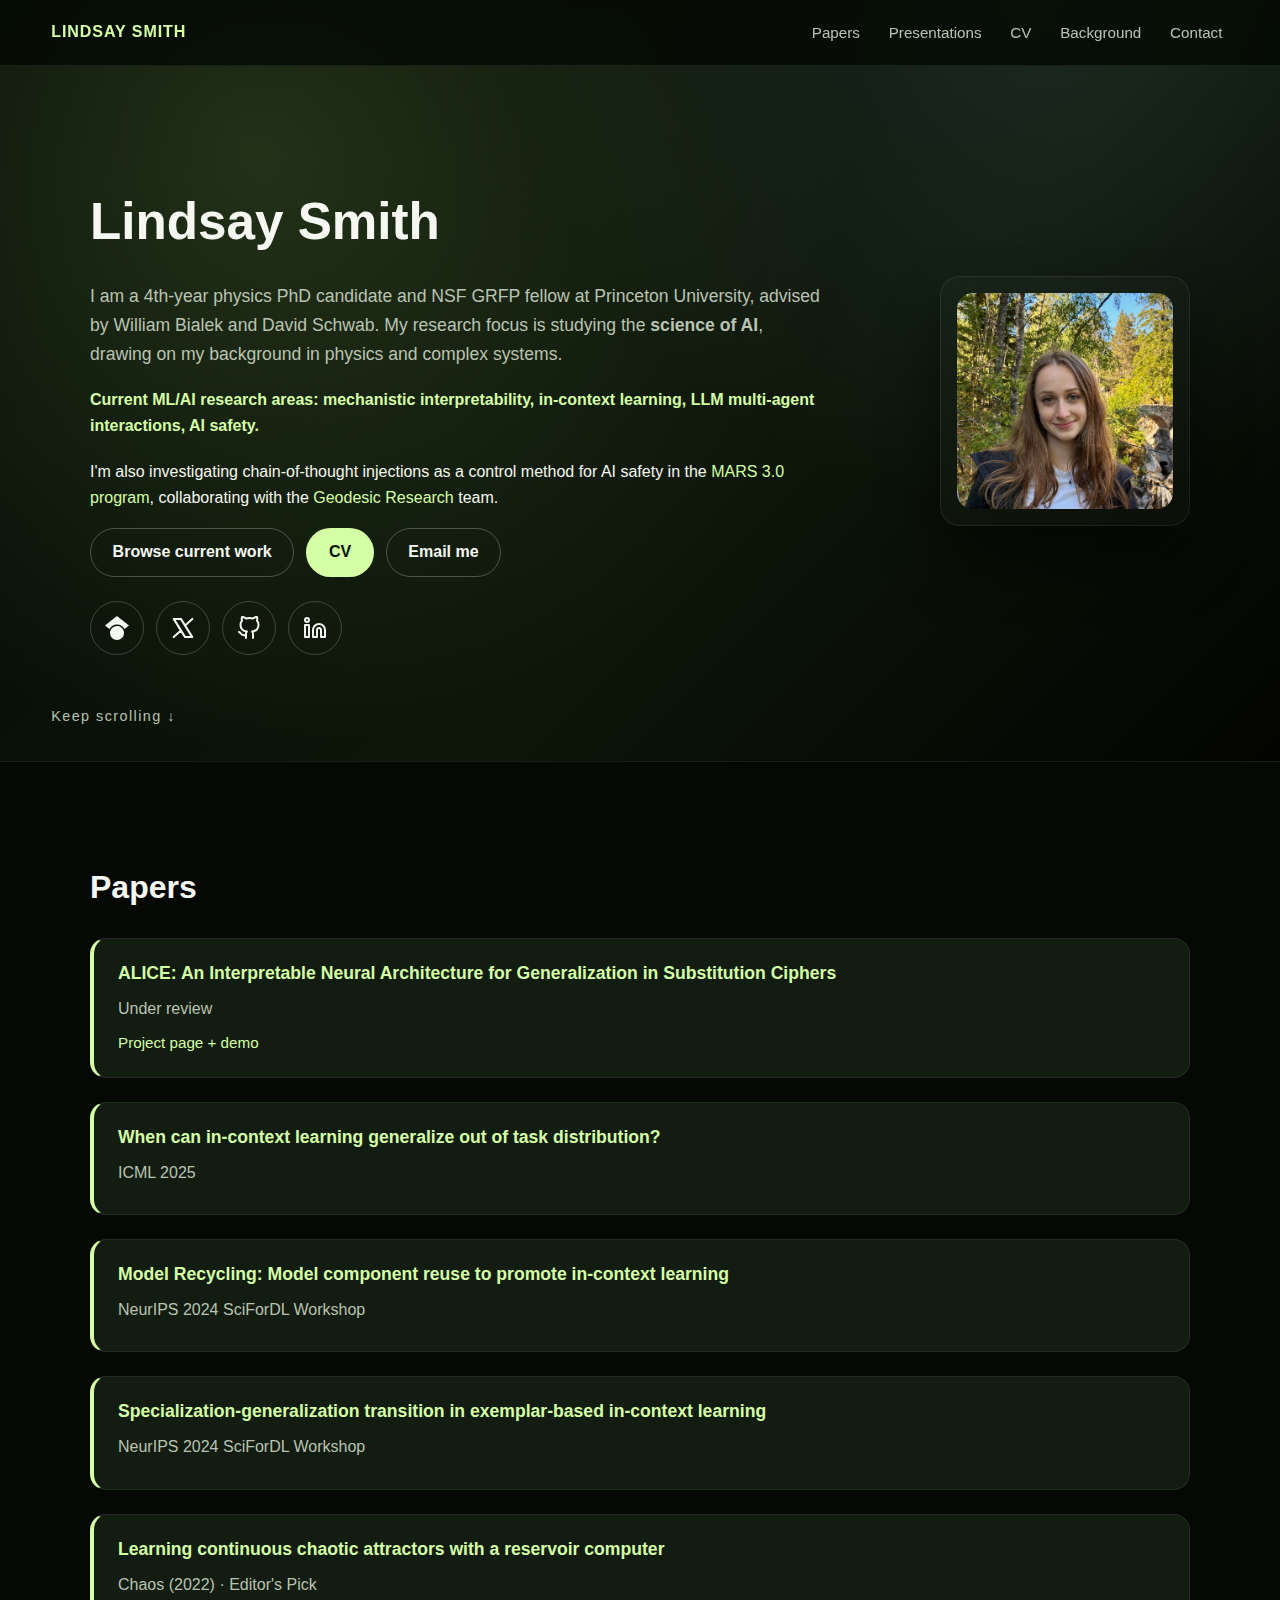
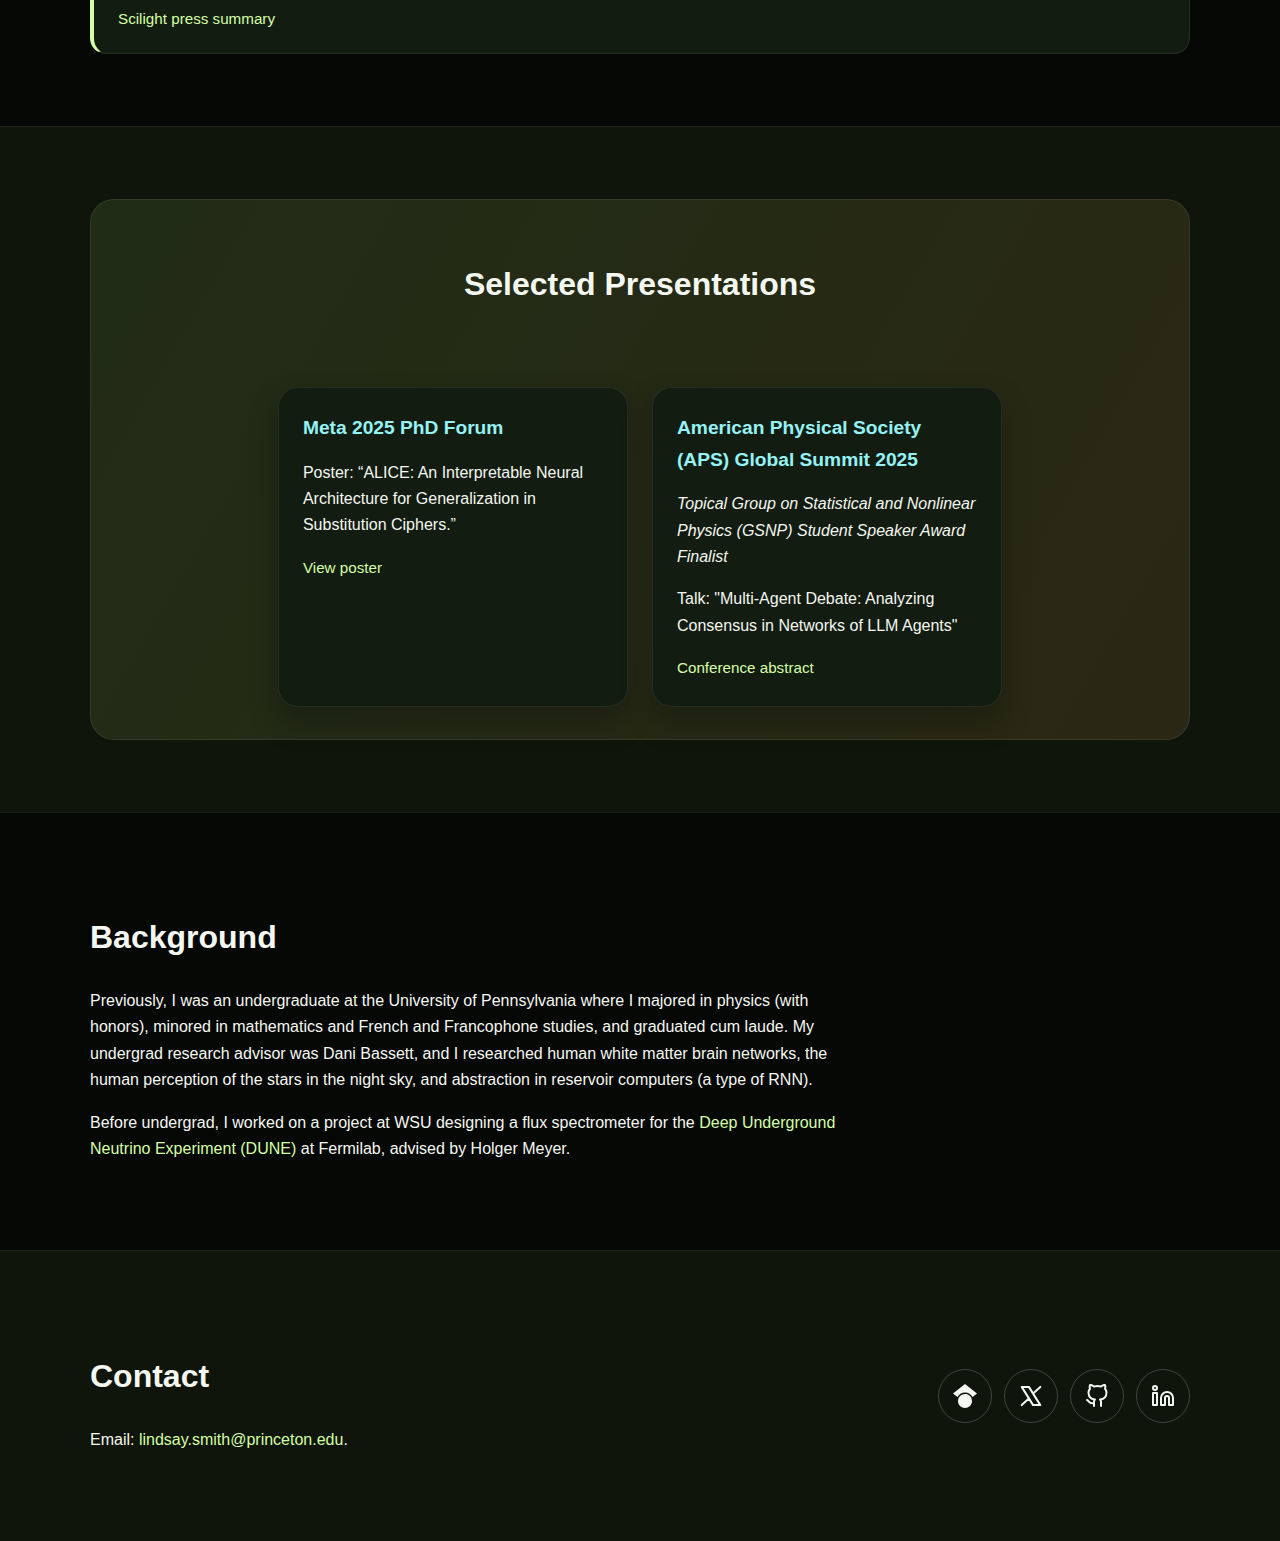
<file: index.html>
<!DOCTYPE html>
<html lang="en">
<head>
  <meta charset="UTF-8">
  <meta name="viewport" content="width=device-width, initial-scale=1">
  <title>Lindsay Smith - Home</title>
  <meta name="description" content="Lindsay Smith is a Princeton Physics PhD student studying the science of AI, mechanistic interpretability, and in-context learning.">
  <link rel="stylesheet" href="styles.css">
</head>
<body>
  <header class="hero" id="top">
    <div class="top-nav">
      <a class="logo" href="#top">Lindsay Smith</a>
      <nav class="top-nav__links" aria-label="Primary">
        <a href="#papers">Papers</a>
        <a href="#presentations">Presentations</a>
        <a href="static/cv_lindsaysmith_dec25.pdf">CV</a>
        <a href="#background">Background</a>
        <a href="#contact">Contact</a>
      </nav>
    </div>

    <div class="hero__content container">
      <div class="hero__text">
        <!-- <p class="eyebrow">Science of ML/AI · Princeton University</p> -->
        <h1>Lindsay Smith</h1>
        <p class="hero__lead">I am a 4th-year physics PhD candidate and NSF GRFP fellow at Princeton University, advised by William Bialek and David Schwab. My research focus is studying the <b>science of AI</b>, drawing on my background in physics and complex systems.</p>
        <p class="hero__meta">Current ML/AI research areas: mechanistic interpretability, in-context learning, LLM multi-agent interactions, AI safety.</p>
        <p>I'm also investigating chain-of-thought injections as a control method for AI safety in the <a href="https://www.cambridgeaisafety.org/mars" target="_blank" rel="noopener">MARS 3.0 program</a>, collaborating with the <a href="https://www.geodesicresearch.org/research" target="_blank" rel="noopener">Geodesic Research</a> team.</p>
        <div class="cta-group">
          <a class="btn btn--ghost" href="#papers">Browse current work</a>
          <a class="btn btn--accent" href="static/cv_lindsaysmith_dec25.pdf" target="_blank" rel="noopener">CV</a>
          <a class="btn btn--ghost" href="mailto:lindsay.smith@princeton.edu">Email me</a>
        </div>
        <div class="social-links" aria-label="Social links">
          <a class="social-link" href="https://scholar.google.com/citations?user=esfG40YAAAAJ&hl=en" target="_blank" rel="noopener" aria-label="Scholar">
            <svg class="social-icon social-icon--fill" xmlns="http://www.w3.org/2000/svg" viewBox="0 0 512 512" role="img" aria-hidden="true">
              <!-- Font Awesome Free 6.7.2 license: https://fontawesome.com/license/free -->
              <path d="M390.9 298.5c0 0 0 .1 .1 .1c9.2 19.4 14.4 41.1 14.4 64C405.3 445.1 338.5 512 256 512s-149.3-66.9-149.3-149.3c0-22.9 5.2-44.6 14.4-64h0c1.7-3.6 3.6-7.2 5.6-10.7c4.4-7.6 9.4-14.7 15-21.3c27.4-32.6 68.5-53.3 114.4-53.3c33.6 0 64.6 11.1 89.6 29.9c9.1 6.9 17.4 14.7 24.8 23.5c5.6 6.6 10.6 13.8 15 21.3c2 3.4 3.8 7 5.5 10.5zm26.4-18.8c-30.1-58.4-91-98.4-161.3-98.4s-131.2 40-161.3 98.4L0 202.7 256 0 512 202.7l-94.7 77.1z"/>
            </svg>
          </a>
          <a class="social-link" href="https://www.twitter.com/LindsayMSmith3" target="_blank" rel="noopener" aria-label="X (Twitter)">
            <svg viewBox="0 0 24 24" role="img" aria-hidden="true"><path d="m21.3 21.1-11.4-18.2h-7.2l11.4 18.2zm-18.6 0 7.2-6.6m4.2-5 7.2-6.6"/></svg>
          </a>
          <a class="social-link" href="https://github.com/smithlindsay" target="_blank" rel="noopener" aria-label="GitHub">
            <svg viewBox="0 0 24 24" role="img" aria-hidden="true"><path d="M9 19c-5 1.5-5-2.5-7-3m14 6v-3.87a3.37 3.37 0 0 0-.94-2.61c3.14-.35 6.44-1.54 6.44-7A5.44 5.44 0 0 0 20 4.77 5.07 5.07 0 0 0 19.91 1S18.73.65 16 2.48a13.38 13.38 0 0 0-7 0C6.27.65 5.09 1 5.09 1A5.07 5.07 0 0 0 5 4.77a5.44 5.44 0 0 0-1.5 3.78c0 5.42 3.3 6.61 6.44 7A3.37 3.37 0 0 0 9 18.13V22"/></svg>
          </a>
          <a class="social-link" href="https://www.linkedin.com/in/lindsaymsmith3" target="_blank" rel="noopener" aria-label="LinkedIn">
            <svg viewBox="0 0 24 24" role="img" aria-hidden="true"><path d="M16 8a6 6 0 0 1 6 6v7h-4v-7a2 2 0 0 0-2-2 2 2 0 0 0-2 2v7h-4v-7a6 6 0 0 1 6-6z"/><rect x="2" y="9" width="4" height="12"/><circle cx="4" cy="4" r="2"/></svg>
          </a>
        </div>
      </div>
      <div class="hero__media">
        <figure>
          <img src="static/IMG_0659.jpeg" alt="Portrait of Lindsay Smith" loading="lazy">
        </figure>
      </div>
    </div>
    <a class="hero__scroll" href="#about">Keep scrolling ↓</a>
  </header>

  <main>
    <section id="papers" class="section">
      <div class="container">
        <h2>Papers</h2>
        <div class="papers">
          <article class="paper">
            <div>
              <a href="https://arxiv.org/abs/2509.07282" target="_blank" rel="noopener" class="paper__title">ALICE: An Interpretable Neural Architecture for Generalization in Substitution Ciphers</a>
              <p class="paper__status">Under review</p>
              <a class="paper__link" href="https://jshen.net/alice" target="_blank" rel="noopener">Project page + demo</a>
            </div>
          </article>
          <article class="paper">
            <div>
              <a href="https://arxiv.org/abs/2506.05574" target="_blank" rel="noopener" class="paper__title">When can in-context learning generalize out of task distribution?</a>
              <p class="paper__status">ICML 2025</p>
            </div>
          </article>
          <article class="paper">
            <div>
              <a href="https://openreview.net/forum?id=vWSu8nEURM" target="_blank" rel="noopener" class="paper__title">Model Recycling: Model component reuse to promote in-context learning</a>
              <p class="paper__status">NeurIPS 2024 SciForDL Workshop</p>
            </div>
          </article>
          <article class="paper">
            <div>
              <a href="https://openreview.net/forum?id=D1ui5QwHqF" target="_blank" rel="noopener" class="paper__title">Specialization-generalization transition in exemplar-based in-context learning</a>
              <p class="paper__status">NeurIPS 2024 SciForDL Workshop</p>
            </div>
          </article>
          <article class="paper">
            <div>
              <a href="https://doi.org/10.1063/5.0075572" target="_blank" rel="noopener" class="paper__title">Learning continuous chaotic attractors with a reservoir computer</a>
              <p class="paper__status">Chaos (2022) · Editor's Pick</p>
              <a class="paper__link" href="https://doi.org/10.1063/10.0009079" target="_blank" rel="noopener">Scilight press summary</a>
            </div>
          </article>
        </div>
      </div>
    </section>

    <section id="presentations" class="section section--alt">
      <div class="container panel">
        <h2>Selected Presentations</h2>
        <div class="card-grid">
          <article class="card">
            <h3>Meta 2025 PhD Forum</h3>
            <p>Poster: “ALICE: An Interpretable Neural Architecture for Generalization in Substitution Ciphers.”</p>
            <a href="static/metaforumposter.pdf" target="_blank" rel="noopener" class="paper__link">View poster</a>
          </article>
          <article class="card">
            <h3>American Physical Society (APS) Global Summit 2025</h3>
            <p><i>Topical Group on Statistical and Nonlinear Physics (GSNP) Student Speaker Award Finalist</i></p>
            <p>Talk: "Multi-Agent Debate: Analyzing Consensus in Networks of LLM Agents"</p>
            <a href="https://schedule.aps.org/smt/2025/events/MAR-C70/2" target="_blank" rel="noopener" class="paper__link">Conference abstract</a>
          </article>
        </div>
      </div>
    </section>

    <!-- <section id="cv" class="section">
      <div class="container panel">
        <div class="cta-group">
          <a class="btn btn--accent" href="static/cv_lindsaysmith_dec25.pdf" target="_blank" rel="noopener">Link to CV</a>
        </div>
      </div>
    </section> -->

    <section id="background" class="section">
      <div class="container">
        <h2>Background</h2>
        <p>Previously, I was an undergraduate at the University of Pennsylvania where I majored in physics (with honors), minored in mathematics and French and Francophone studies, and graduated cum laude. My undergrad research advisor was Dani Bassett, and I researched human white matter brain networks, the human perception of the stars in the night sky, and abstraction in reservoir computers (a type of RNN).</p>
        <p>Before undergrad, I worked on a project at WSU designing a flux spectrometer for the <a href="https://lbnf-dune.fnal.gov/" target="_blank" rel="noopener">Deep Underground Neutrino Experiment (DUNE)</a> at Fermilab, advised by Holger Meyer.</p>
      </div>
    </section>

    <section id="contact" class="section section--alt">
      <div class="container contact">
        <div>
          <h2>Contact</h2>
          <p>Email: <a href="mailto:lindsay.smith@princeton.edu">lindsay.smith@princeton.edu</a>.</p>
        </div>
        <div class="social-links" aria-label="Social links">
          <a class="social-link" href="https://scholar.google.com/citations?user=esfG40YAAAAJ&hl=en" target="_blank" rel="noopener" aria-label="Scholar">
            <svg class="social-icon social-icon--fill" xmlns="http://www.w3.org/2000/svg" viewBox="0 0 512 512" role="img" aria-hidden="true">
              <!-- Font Awesome Free 6.7.2 license: https://fontawesome.com/license/free -->
              <path d="M390.9 298.5c0 0 0 .1 .1 .1c9.2 19.4 14.4 41.1 14.4 64C405.3 445.1 338.5 512 256 512s-149.3-66.9-149.3-149.3c0-22.9 5.2-44.6 14.4-64h0c1.7-3.6 3.6-7.2 5.6-10.7c4.4-7.6 9.4-14.7 15-21.3c27.4-32.6 68.5-53.3 114.4-53.3c33.6 0 64.6 11.1 89.6 29.9c9.1 6.9 17.4 14.7 24.8 23.5c5.6 6.6 10.6 13.8 15 21.3c2 3.4 3.8 7 5.5 10.5zm26.4-18.8c-30.1-58.4-91-98.4-161.3-98.4s-131.2 40-161.3 98.4L0 202.7 256 0 512 202.7l-94.7 77.1z"/>
            </svg>
          </a>
          <a class="social-link" href="https://www.twitter.com/LindsayMSmith3" target="_blank" rel="noopener" aria-label="X (Twitter)">
            <svg viewBox="0 0 24 24" role="img" aria-hidden="true"><path d="m21.3 21.1-11.4-18.2h-7.2l11.4 18.2zm-18.6 0 7.2-6.6m4.2-5 7.2-6.6"/></svg>
          </a>
          <a class="social-link" href="https://github.com/smithlindsay" target="_blank" rel="noopener" aria-label="GitHub">
            <svg viewBox="0 0 24 24" role="img" aria-hidden="true"><path d="M9 19c-5 1.5-5-2.5-7-3m14 6v-3.87a3.37 3.37 0 0 0-.94-2.61c3.14-.35 6.44-1.54 6.44-7A5.44 5.44 0 0 0 20 4.77 5.07 5.07 0 0 0 19.91 1S18.73.65 16 2.48a13.38 13.38 0 0 0-7 0C6.27.65 5.09 1 5.09 1A5.07 5.07 0 0 0 5 4.77a5.44 5.44 0 0 0-1.5 3.78c0 5.42 3.3 6.61 6.44 7A3.37 3.37 0 0 0 9 18.13V22"/></svg>
          </a>
          <a class="social-link" href="https://www.linkedin.com/in/lindsaymsmith3" target="_blank" rel="noopener" aria-label="LinkedIn">
            <svg viewBox="0 0 24 24" role="img" aria-hidden="true"><path d="M16 8a6 6 0 0 1 6 6v7h-4v-7a2 2 0 0 0-2-2 2 2 0 0 0-2 2v7h-4v-7a6 6 0 0 1 6-6z"/><rect x="2" y="9" width="4" height="12"/><circle cx="4" cy="4" r="2"/></svg>
          </a>
        </div>
      </div>
    </section>
  </main>

  <!-- <footer class="footer">
    <p>&copy; 2025 Lindsay Smith</p>
  </footer> -->
</body>
</html>
</file>
<file: styles.css>
:root {
  --bg: #050805;
  --surface: #0f150b;
  --surface-alt: #121c10;
  --text: #f5f7f1;
  --muted: #b9c3b2;
  --accent: #D5FFA6;
  --accent-strong: #95f2f5;
  --border: rgba(255, 255, 255, 0.08);
  --shadow: 0 35px 60px rgba(0, 0, 0, 0.45);
}

*, *::before, *::after {
  box-sizing: border-box;
}

html {
  scroll-behavior: smooth;
  background: var(--bg);
}

body {
  margin: 0;
  font-family: "Space Grotesk", "Inter", "Helvetica Neue", Arial, sans-serif;
  line-height: 1.65;
  color: var(--text);
  background: var(--bg);
}

img {
  display: block;
  width: 100%;
  height: auto;
  border-radius: 1rem;
}

a {
  color: var(--accent);
  text-decoration: none;
  transition: color 0.2s ease;
}

a:hover,
a:focus {
  color: var(--accent-strong);
}

.container {
  width: min(1100px, 92vw);
  margin: 0 auto;
}

section {
  scroll-margin-top: 90px;
}

.top-nav {
  position: sticky;
  top: 0;
  z-index: 10;
  display: flex;
  align-items: center;
  justify-content: space-between;
  gap: 1.5rem;
  padding: 1rem 4vw;
  background: rgba(5, 10, 4, 0.85);
  border-bottom: 1px solid var(--border);
  backdrop-filter: blur(10px);
}

.logo {
  font-weight: 600;
  letter-spacing: 0.06em;
  text-transform: uppercase;
}

.top-nav__links {
  display: flex;
  align-items: center;
  gap: 1rem;
  flex-wrap: wrap;
  font-size: 0.95rem;
}

.top-nav__links a {
  padding: 0.25rem 0.4rem;
  border-radius: 999px;
  color: var(--muted);
}

.top-nav__links a:hover,
.top-nav__links a:focus {
  background: rgba(255, 255, 255, 0.08);
  color: var(--text);
}

.hero {
  background: radial-gradient(circle at 20% 20%, rgba(157, 216, 108, 0.18), transparent 50%),
    radial-gradient(circle at 80% 0%, rgba(136, 190, 209, 0.12), transparent 40%),
    linear-gradient(135deg, #040805, #0d1609 60%, #030402);
  padding-bottom: 2rem;
}

.hero__content {
  display: grid;
  grid-template-columns: minmax(340px, 1.4fr) minmax(200px, 0.6fr);
  gap: 3rem;
  align-items: start;
  padding: 5rem 0 3rem;
}

.hero__text h1 {
  font-size: clamp(2.4rem, 4vw, 3.5rem);
  margin-bottom: 1rem;
}

.hero__lead {
  font-size: 1.1rem;
  color: var(--muted);
}

.hero__meta {
  color: var(--accent);
  font-weight: 600;
  margin-bottom: 1.2rem;
}

.eyebrow {
  text-transform: uppercase;
  letter-spacing: 0.15em;
  font-size: 0.85rem;
  color: var(--accent-strong);
  margin-bottom: 1.5rem;
}

.cta-group {
  display: flex;
  flex-wrap: wrap;
  gap: 0.75rem;
  margin-bottom: 1.5rem;
}

.btn {
  padding: 0.65rem 1.35rem;
  border-radius: 999px;
  border: 1px solid transparent;
  background: var(--accent);
  color: #041104;
  font-weight: 600;
  transition: transform 0.2s ease, box-shadow 0.2s ease;
}

.btn:hover,
.btn:focus {
  transform: translateY(-2px);
  box-shadow: var(--shadow);
}

.btn--ghost {
  background: transparent;
  color: var(--text);
  border-color: rgba(255, 255, 255, 0.25);
}

.btn--accent:hover,
.btn--accent:focus {
  background: var(--accent-strong);
  color: #041104;
}

.social-links {
  display: flex;
  gap: 0.75rem;
  align-items: center;
}

.social-link {
  width: 54px;
  height: 54px;
  border-radius: 50%;
  border: 1px solid rgba(255, 255, 255, 0.2);
  display: grid;
  place-items: center;
  color: var(--text);
  transition: background 0.2s ease, transform 0.2s ease;
}

.social-link svg {
  width: 24px;
  height: 24px;
  fill: none;
  stroke: currentColor;
  stroke-width: 2;
  stroke-linecap: round;
  stroke-linejoin: round;
}

.social-link svg.social-icon--fill {
  fill: currentColor;
  stroke: none;
}

.social-link:hover,
.social-link:focus {
  background: rgba(255, 255, 255, 0.1);
  transform: translateY(-2px);
}

.hero__media {
  justify-self: end;
  align-self: center;
}

.hero__media figure {
  width: min(250px, 70vw);
  margin: 0 auto;
  padding: 1rem;
  border-radius: 1.25rem;
  background: rgba(255, 255, 255, 0.02);
  border: 1px solid var(--border);
  box-shadow: var(--shadow);
}

.hero__scroll {
  display: inline-block;
  margin-left: 4vw;
  color: var(--muted);
  font-size: 0.9rem;
  letter-spacing: 0.1em;
}

.section {
  padding: 4.5rem 0;
  border-top: 1px solid var(--border);
}

.section--alt {
  background: var(--surface);
}

.section h2 {
  font-size: 2rem;
  margin-bottom: 1.5rem;
}

.section p {
  max-width: 780px;
}

.card-grid {
  display: grid;
  grid-template-columns: repeat(auto-fit, minmax(240px, 1fr));
  gap: 1.5rem;
  margin-top: 2rem;
}

.card {
  background: var(--surface-alt);
  border: 1px solid var(--border);
  border-radius: 1.25rem;
  padding: 1.5rem;
  box-shadow: 0 15px 30px rgba(0, 0, 0, 0.25);
}

.card h3 {
  margin-top: 0;
  margin-bottom: 0.6rem;
  font-size: 1.2rem;
  color: var(--accent-strong);
}

.papers {
  display: grid;
  gap: 1.5rem;
}

.paper {
  padding: 1.25rem 1.5rem;
  border-radius: 1rem;
  background: var(--surface-alt);
  border-left: 4px solid var(--accent);
  border-right: 1px solid var(--border);
  border-top: 1px solid var(--border);
  border-bottom: 1px solid var(--border);
}

.paper__title {
  font-size: 1.1rem;
  font-weight: 600;
  display: inline-block;
}

.paper__status {
  color: var(--muted);
  margin: 0.5rem 0;
}

.paper__link {
  font-size: 0.95rem;
}

.panel {
  background: linear-gradient(120deg, rgba(157, 216, 108, 0.12), rgba(240, 180, 94, 0.12));
  border: 1px solid var(--border);
  border-radius: 1.5rem;
  padding: 2rem;
  display: flex;
  flex-wrap: wrap;
  align-items: safe center;
  justify-content: space-evenly;
  gap: 1.25rem;
}

.contact {
  display: flex;
  flex-wrap: wrap;
  align-items: center;
  justify-content: space-between;
  gap: 1.5rem;
}

.footer {
  text-align: center;
  padding: 2rem 1rem 3rem;
  color: var(--muted);
  border-top: 1px solid var(--border);
  background: #040704;
}

@media (max-width: 900px) {
  .hero__content {
    grid-template-columns: 1fr;
  }

  .hero__media {
    justify-self: center;
  }
}

@media (max-width: 600px) {
  .top-nav {
    position: static;
    flex-direction: column;
    align-items: flex-start;
  }

  .hero__content {
    padding-top: 3rem;
  }

  .hero__media figure {
    padding: 0.5rem;
  }

  .panel,
  .contact {
    flex-direction: column;
    align-items: flex-start;
  }
}
</file>
